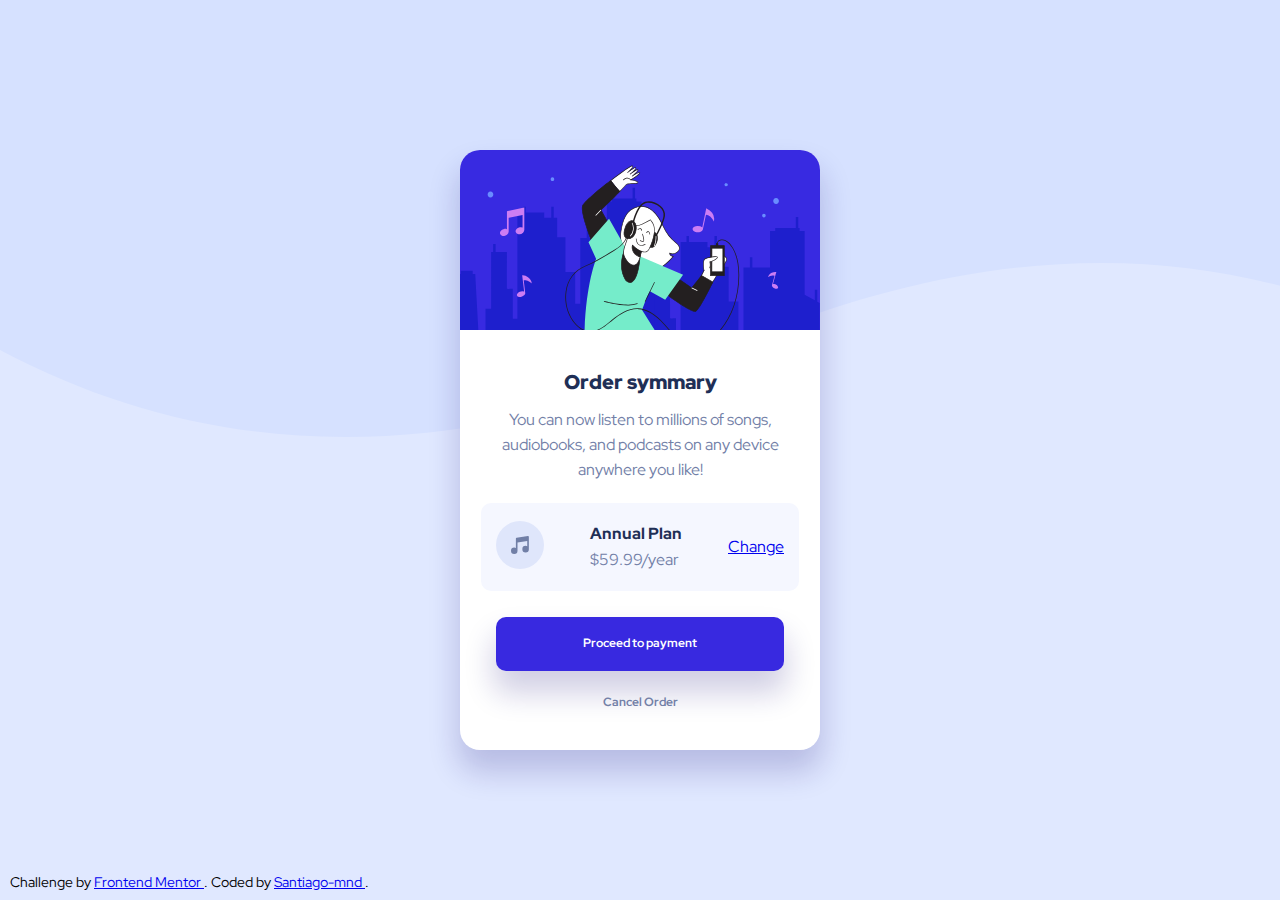
<file: docs/index.html>
<!DOCTYPE html>
<html lang="en">
  <head>
    <meta charset="UTF-8" />
    <meta name="viewport" content="width=device-width, initial-scale=1.0" />
    <meta name="description" 
          content="Frontend practice. Order summary component.">
    <link
      rel="icon"
      type="image/png"
      sizes="32x32"
      href="./src/assets/images/frontendmentor.ico"
    />
    <link rel="preconnect" href="https://fonts.googleapis.com" />
    <link rel="preconnect" href="https://fonts.gstatic.com" crossorigin />
    <link
      href="https://fonts.googleapis.com/css2?family=Red+Hat+Display:wght@500;700;900&display=swap"
      rel="stylesheet"
    />
    <link rel="stylesheet" href="./src/assets/styles/normalize.css" />
    <link rel="stylesheet" href="./src/assets/styles/styles.css" />
    <title>Frontend Mentor | Order summary card</title>
  </head>
  <body>
    <main class="main__container">
      <section class="main__container--content">
        <!-- Main image -->
        <picture class="img">
          <img src="./src/assets/images/illustration-hero.svg" alt="illustration-hero" aria-hidden="true">
        </picture>
        <!-- Text Order Summary -->
        <div class="text">
          <h1>Order symmary</h1>
          <p>You can now listen to millions of songs, audiobooks, and podcasts on any device anywhere you like!</p>
        </div>
        <!-- Icon and info container -->
        <div class="icons">
          <picture>
            <img src="./src/assets/images/icon-music.svg" alt="music" aria-hidden="true"> 
          </picture>
          <div class="icons__info">
            <p>Annual Plan</p>
            <p>$59.99/year</p>
          </div>
          <a href="#">Change</a>
        </div>
        <!-- Buttons container -->
        <div class="buttons">
          <button>Proceed to payment</button>
          <button>Cancel Order</button>
        </div>
      </section>
    </ma>
    <footer>
      <div class="attribution">
        Challenge by
        <a href="https://www.frontendmentor.io?ref=challenge" target="_blank" rel="noreferrer">
          Frontend Mentor
        </a>. Coded by 
        <a href="https://github.com/Santiago-mnd" target="_blank" rel="noreferrer">
          Santiago-mnd
        </a>.
      </div>
    </footer>
  </body>
</html>
</file>
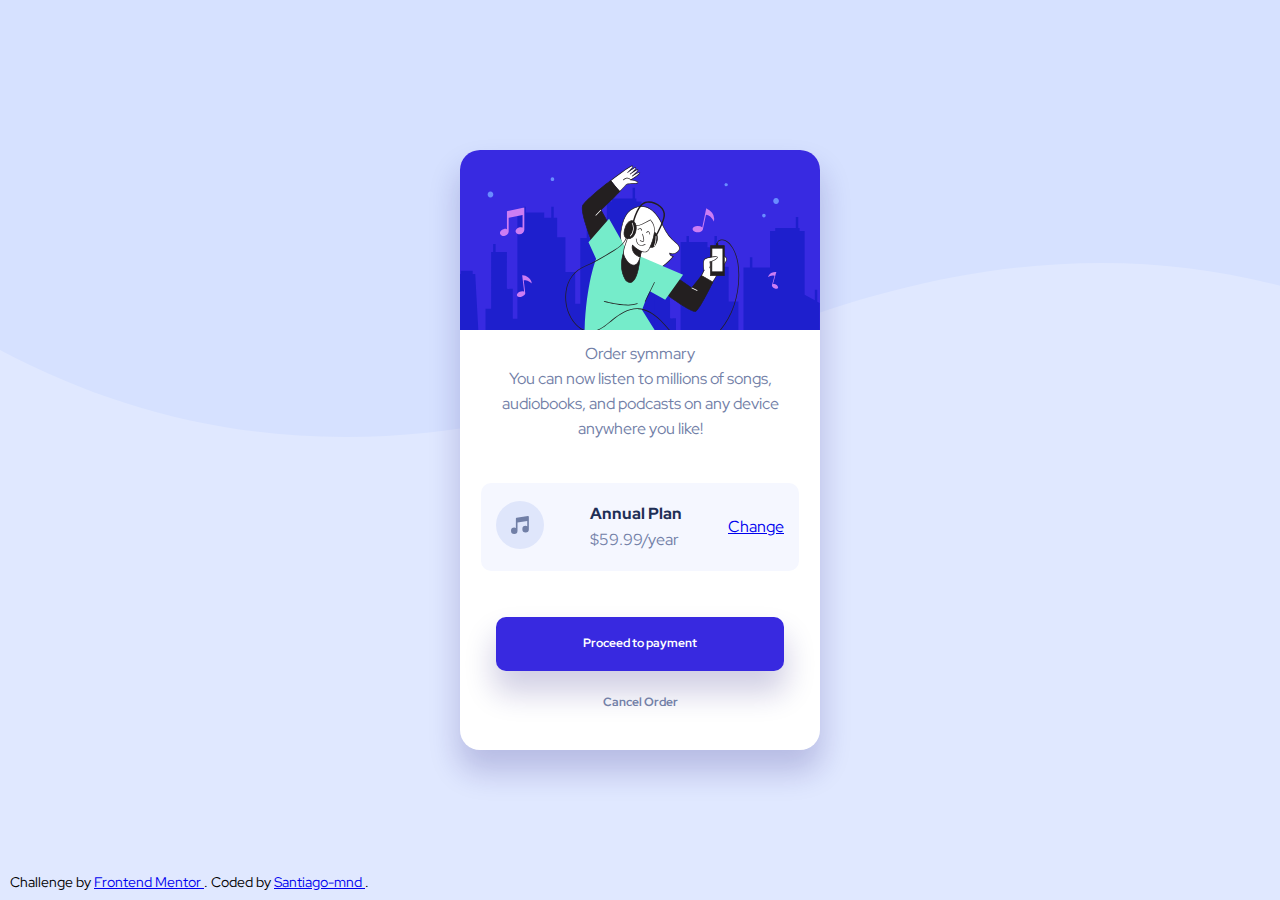
<file: docs/src/index.html>
<!DOCTYPE html>
<html lang="en">
  <head>
    <meta charset="UTF-8" />
    <meta name="viewport" content="width=device-width, initial-scale=1.0" />
    <link
      rel="icon"
      type="image/png"
      sizes="32x32"
      href="./src/assets/images/frontendmentor.ico"
    />
    <link rel="preconnect" href="https://fonts.googleapis.com" />
    <link rel="preconnect" href="https://fonts.gstatic.com" crossorigin />
    <link
      href="https://fonts.googleapis.com/css2?family=Red+Hat+Display:wght@500;700;900&display=swap"
      rel="stylesheet"
    />
    <link rel="stylesheet" href="../src/assets/styles/normalize.css" />
    <link rel="stylesheet" href="../src/assets/styles/styles.css" />
    <title>Frontend Mentor | Order summary card</title>
  </head>
  <body>
    <section class="main__container">
      <div class="main__container--content">
        <!-- Main image -->
        <picture class="img">
          <img src="../src/assets/images/illustration-hero.svg" alt="illustration-hero">
        </picture>
        <!-- Text Order Summary -->
        <article class="text">
          <p>Order symmary</p>
          <p>You can now listen to millions of songs, audiobooks, and podcasts on any device anywhere you like!</p>
        </article>
        <!-- Icon and info container -->
        <section class="icons">
          <picture>
            <img src="../src/assets/images/icon-music.svg" alt="">
          </picture>
          <div class="icons__info">
            <p>Annual Plan</p>
            <p>$59.99/year</p>
          </div>
          <a href="#">Change</a>
        </section>
        <!-- Buttons container -->
        <section class="buttons">
          <button>Proceed to payment</button>
          <button>Cancel Order</button>
        </section>
      </div>
    </section>
    <footer>
      <div class="attribution">
        Challenge by
        <a href="https://www.frontendmentor.io?ref=challenge" target="_blank">
          Frontend Mentor
        </a>. Coded by 
        <a href="https://github.com/Santiago-mnd" target="_blank">
          Santiago-mnd
        </a>.
      </div>
    </footer>
  </body>
</html>
</file>
<file: docs/src/assets/styles/styles.css>
:root {
    --very-pale-blue: hsl(225, 100%, 98%);
    --pale-blue: hsl(225, 100%, 94%);
    --desaturated-blue: hsl(224, 23%, 55%);
    --bright-blue: hsl(245, 75%, 52%);
    --dark-blue: hsl(223, 47%, 23%);
}

html
{
    font-size: 62.5%;
}

body
{
    background: var(--pale-blue);
    width: 100%;
    height: 100vh;
    font-family: 'Red hat display', sans-serif;
}

/* Main styles */

.main__container
{
    background-image: url('../images/pattern-background-desktop.svg');
    background-repeat: repeat-x;
    display: grid;
    grid-template-columns: 1fr auto 1fr;
    grid-template-rows: 1fr auto 1fr;
    width: 100%;
    min-height: 100vh;
}

.main__container .main__container--content
{
    grid-column-start: 2;
    grid-row-start: 2;
    width: 36rem;
    height: 60rem;
    border-radius: 2rem;
    overflow: hidden;
    display: flex;
    flex-direction: column;
    align-items: center;
    justify-content: space-between;
    box-shadow: 0px 2rem 3rem .2rem rgba(26, 17, 120,.2);
    background: white;
}

/* Main image styles */

.main__container--content .img 
{
    width: 100%;
    height: 25%;
}

.img img
{
    width: 100%;
    height: 18rem;
}

/* Main text styles */

.main__container .text
{
    display: flex;
    flex-direction: column;
    align-items: center;
    margin: 0 2.8rem;
}

.main__container--content .text h1
{
    color: var(--dark-blue);
    font-size: 2rem;
    font-weight: 900;
    margin-top: 5rem;
}

.main__container--content .text p
{
    color: var(--desaturated-blue);
    text-align: center;
    font-size: 1.6rem;
    margin: 0 .4rem;
    line-height: 2.5rem;
}

/* Icons and info styles */

.icons
{
    width: 80%;
    display: flex;
    justify-content: space-between;
    align-items: center;
    background: var(--very-pale-blue);
    border-radius: 1rem;
    padding: 1rem 1.5rem;
    font-size: 1.6rem;
}

.icons .icons__info
{
    line-height: 1rem;
}

.icons__info p:nth-child(1)
{
    color: var(--dark-blue);
    font-weight: 800;
}

.icons__info p:nth-child(2)
{
    color: var(--desaturated-blue);
}

/* Buttons styles */

.buttons
{
    width: 80%;
    display: flex;
    flex-direction: column;
    margin-bottom: 2rem;  
}

.buttons button
{
    border: none;
    background: none;
    outline: none;
    margin-top: .5rem;
    font-size: 1.2rem;
    font-weight: bold;
}

.buttons button:focus-visible
{
    outline: .3rem solid black;
}


.buttons button:nth-child(1)
{
    color: white;
    background: var(--bright-blue);
    padding: 2rem;
    border-radius: 1rem;
    cursor: pointer;
    box-shadow: 0px 2rem 3rem .2rem rgba(26, 17, 120,.2);
}

.buttons button:nth-child(1):hover
{
    background: #766cf1;
}

.buttons button:nth-child(2)
{
    color: var(--desaturated-blue);
    padding: 2rem;
    cursor: pointer;
    border-radius: 1rem;
}

.buttons button:nth-child(2):hover
{
    color: var(--dark-blue);
}


footer
{
    font-size: 1.4rem;
    left: 1rem;
    position: absolute;
    bottom: 1rem;
}

@media (max-width: 600px)
{
    footer
    {
        display: none;
    }
}

@media (max-width: 360px)
{
    .main__container
    {
        background-image: none;
    }

    .main__container .main__container--content
    {
        width: 30rem;
        height: 60rem;
    }

    .img img
{
    width: 100%;
    height: 16rem;
}

}
</file>
